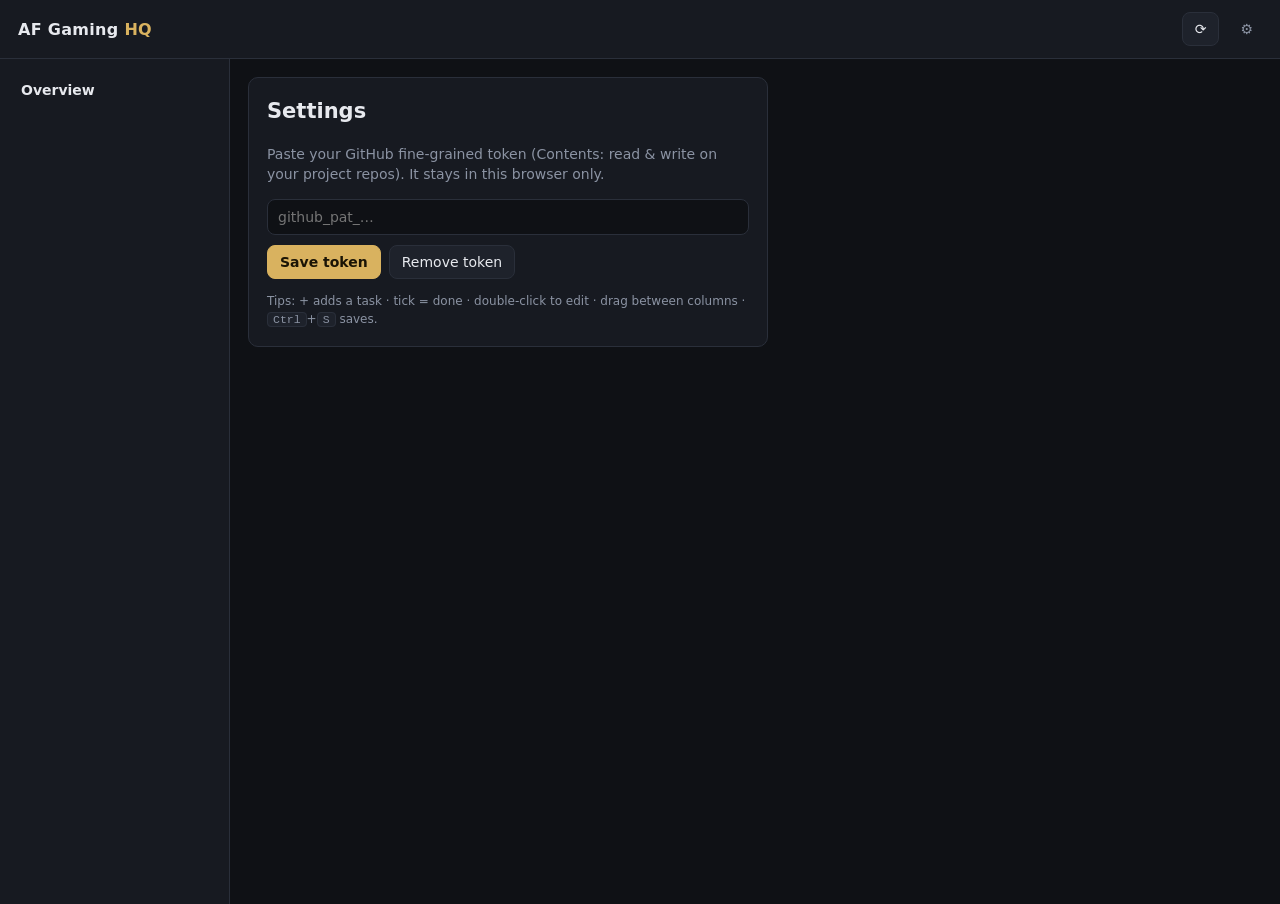
<file: hq/index.html>
<!DOCTYPE html>
<html lang="en">
<head>
<meta charset="utf-8">
<meta name="viewport" content="width=device-width, initial-scale=1">
<meta name="robots" content="noindex, nofollow">
<title>AF Gaming HQ</title>
<style>
:root{
  --bg:#0f1115; --panel:#171a21; --panel2:#1e222b; --line:#2a2f3a; --text:#e7e9ee; --muted:#8b93a3;
  --gold:#d9b25f; --teal:#3fb8a9; --red:#e06c6c; --radius:10px;
}
*{box-sizing:border-box}
html,body{margin:0;height:100%}
body{background:var(--bg);color:var(--text);font:14px/1.45 system-ui,-apple-system,"Segoe UI",Tahoma,Arial,sans-serif}
button{font:inherit;color:inherit;background:var(--panel2);border:1px solid var(--line);border-radius:8px;padding:6px 12px;cursor:pointer}
button:hover{border-color:#3a4150}
button.primary{background:var(--gold);color:#1a1405;border-color:var(--gold);font-weight:600}
button.primary:disabled{opacity:.45;cursor:default}
button.icon{padding:2px 8px;background:transparent;border-color:transparent;color:var(--muted)}
button.icon:hover{color:var(--text);border-color:var(--line)}
input[type=text],input[type=password]{font:inherit;color:var(--text);background:var(--bg);border:1px solid var(--line);border-radius:8px;padding:7px 10px;width:100%}
input:focus{outline:none;border-color:var(--gold)}
header{display:flex;align-items:center;gap:12px;padding:12px 18px;border-bottom:1px solid var(--line);background:var(--panel);position:sticky;top:0;z-index:5}
header h1{font-size:16px;margin:0;letter-spacing:.3px}
header h1 span{color:var(--gold)}
.spacer{flex:1}
#status{color:var(--muted);font-size:12.5px}
#status.err{color:var(--red)} #status.ok{color:var(--teal)} #status.dirty{color:var(--gold)}
.layout{display:flex;min-height:calc(100% - 55px)}
nav{width:230px;flex:none;border-right:1px solid var(--line);padding:12px 10px;background:var(--panel)}
nav .proj{display:block;width:100%;text-align:left;background:transparent;border:1px solid transparent;padding:8px 10px;margin-bottom:4px}
nav .proj.active{background:var(--panel2);border-color:var(--line)}
nav .proj .name{display:flex;justify-content:space-between;gap:6px}
nav .proj .pct{color:var(--muted);font-size:12px}
.bar{height:5px;background:var(--line);border-radius:3px;overflow:hidden;margin-top:6px}
.bar i{display:block;height:100%;background:linear-gradient(90deg,var(--teal),var(--gold));width:0}
main{flex:1;padding:18px;min-width:0}
.ptitle{display:flex;align-items:baseline;gap:12px;flex-wrap:wrap;margin-bottom:14px}
.ptitle h2{margin:0;font-size:20px}
.ptitle .meta{color:var(--muted);font-size:12.5px}
.board{display:grid;grid-template-columns:repeat(auto-fit,minmax(240px,1fr));gap:14px;align-items:start}
.col{background:var(--panel);border:1px solid var(--line);border-radius:var(--radius);padding:10px;min-height:120px}
.col.over{border-color:var(--gold)}
.col h3{display:flex;align-items:center;gap:8px;margin:0 0 8px;font-size:13px;text-transform:uppercase;letter-spacing:.6px;color:var(--muted)}
.col h3 .count{background:var(--panel2);border-radius:10px;padding:0 7px;font-size:11.5px}
.col h3 .add{margin-left:auto;font-size:18px;line-height:1;padding:0 8px}
.col[data-sec="Now"] h3{color:var(--gold)}
.item{display:flex;align-items:flex-start;gap:8px;background:var(--panel2);border:1px solid var(--line);border-radius:8px;padding:8px;margin-bottom:6px;cursor:grab}
.item.dragging{opacity:.4}
.item input[type=checkbox]{margin-top:3px;accent-color:var(--teal);width:15px;height:15px;flex:none;cursor:pointer}
.item .txt{flex:1;word-break:break-word;white-space:pre-wrap;min-width:0}
.item.done .txt{color:var(--muted);text-decoration:line-through}
.item.prog{border-left:3px solid var(--gold)}
.item .progb{opacity:.35;font-size:13px}
.item .progb.on{opacity:1;color:var(--gold)}
.item:hover .progb{opacity:1}
.col h3 > span:first-child{overflow:hidden;text-overflow:ellipsis;white-space:nowrap}
.item .del{opacity:0}
.item:hover .del{opacity:1}
.item .edit{flex:1}
.raw{color:var(--muted);font-size:12.5px;padding:2px 4px;white-space:pre-wrap}
.newrow{margin-bottom:6px}
.overview{display:grid;grid-template-columns:repeat(auto-fill,minmax(260px,1fr));gap:14px}
.card{background:var(--panel);border:1px solid var(--line);border-radius:var(--radius);padding:14px;cursor:pointer}
.card:hover{border-color:#3a4150}
.card h4{margin:0;display:flex;justify-content:space-between}
.card h4 span{color:var(--muted);font-weight:400;font-size:12.5px}
.card ul{margin:10px 0 0;padding-left:18px;color:#c9ceda}
.card li{margin-bottom:3px}
.card .none{color:var(--muted);margin-top:10px}
.settings{max-width:520px;background:var(--panel);border:1px solid var(--line);border-radius:var(--radius);padding:18px}
.settings p{color:var(--muted)}
.row{display:flex;gap:8px;margin-top:10px}
.hint{color:var(--muted);font-size:12px;margin-top:14px}
.upd{display:block;color:var(--muted);font-size:11.5px;margin-top:4px}
.ptitle .upd{display:inline;margin:0}
kbd{background:var(--panel2);border:1px solid var(--line);border-radius:4px;padding:0 5px;font-size:11.5px}
@media (max-width:760px){
  .layout{flex-direction:column}
  nav{width:auto;border-right:none;border-bottom:1px solid var(--line);display:flex;overflow-x:auto;gap:6px}
  nav .proj{min-width:150px;margin:0}
  .item .del{opacity:1}
}
</style>
</head>
<body>
<header>
  <h1>AF Gaming <span>HQ</span></h1>
  <div class="spacer"></div>
  <span id="status"></span>
  <button id="reloadBtn" title="Reload from GitHub">⟳</button>
  <button id="saveBtn" class="primary" disabled title="Ctrl+S">Save</button>
  <button id="setBtn" class="icon" title="Settings">⚙</button>
</header>
<div class="layout">
  <nav id="nav"></nav>
  <main id="main"></main>
</div>

<script>
const OWNER = "ahmedwagehfadl";
const LIST_REPO = "UnityProjectsWorkspace";
const LIST_FILE = "HQ_PROJECTS.json";
const FILE = "TASKS.md";
const STD = ["Now","Next","Backlog","Done"];
const LS_TOKEN = "afhq.token";

// keep only the characters a GitHub token can contain (drops spaces / invisible marks picked up by copy-paste)
const cleanToken = s => (s || "").replace(/[^A-Za-z0-9_]/g, "");
let token = "";
try { token = cleanToken(localStorage.getItem(LS_TOKEN)); } catch(e) {}

let projects = [];          // [{name, repo}]
let cache = {};             // repo -> {model, sha}
let current = null;         // repo or "__overview"
let ops = [];               // pending local operations for current repo
let drag = null;

const $ = s => document.querySelector(s);
const el = (tag, attrs = {}, ...kids) => {
  const n = document.createElement(tag);
  for (const [k, v] of Object.entries(attrs)) {
    if (k === "class") n.className = v;
    else if (k.startsWith("on")) n.addEventListener(k.slice(2), v);
    else if (v !== undefined && v !== null) n.setAttribute(k, v);
  }
  for (const k of kids) if (k != null) n.append(k);
  return n;
};
function status(msg, cls = "") { const s = $("#status"); s.textContent = msg; s.className = cls; }

/* ---------- GitHub API ---------- */
async function gh(path, opts = {}) {
  const r = await fetch("https://api.github.com" + path, {
    cache: "no-store",
    ...opts,
    headers: { "Accept": "application/vnd.github+json", "Authorization": "Bearer " + token,
               "X-GitHub-Api-Version": "2022-11-28", ...(opts.headers || {}) }
  });
  if (!r.ok) {
    let m = r.status + "";
    try { const j = await r.json(); m += " " + (j.message || ""); } catch(e) {}
    const err = new Error(m); err.status = r.status; throw err;
  }
  return r.json();
}
const b64dec = b => new TextDecoder().decode(Uint8Array.from(atob(b.replace(/\s/g, "")), c => c.charCodeAt(0)));
const b64enc = s => { const by = new TextEncoder().encode(s); let bin = ""; for (const x of by) bin += String.fromCharCode(x); return btoa(bin); };

async function getFile(repo, file) {
  const j = await gh(`/repos/${OWNER}/${repo}/contents/${file.split("/").map(encodeURIComponent).join("/")}?ref=main&t=${Date.now()}`);
  return { text: b64dec(j.content), sha: j.sha };
}

/* ---------- TASKS.md parse / serialize ---------- */
function parse(text) {
  const lines = text.replace(/\r\n/g, "\n").split("\n");
  const model = { head: [], sections: [] };
  let sec = null;
  for (const line of lines) {
    const h = line.match(/^##\s+(.+?)\s*$/);
    if (h) { sec = { title: h[1], lines: [] }; model.sections.push(sec); continue; }
    const it = line.match(/^\s*[-*]\s+\[( |x|X|~)\]\s?(.*)$/);
    if (!sec) { model.head.push(line); continue; }
    if (it) sec.lines.push({ kind: "item", done: /x/i.test(it[1]), prog: it[1] === "~", text: it[2] });
    else sec.lines.push({ kind: "raw", text: line });
  }
  // a file with its own sections (e.g. phases) keeps them; an empty file gets the standard 4
  if (!model.sections.length) for (const s of STD) model.sections.push({ title: s, lines: [] });
  return model;
}
function serialize(model) {
  const head = model.head.slice();
  while (head.length && head[head.length - 1].trim() === "") head.pop();
  const out = [head.join("\n")];
  for (const s of model.sections) {
    const body = s.lines.map(l => l.kind === "item" ? `- [${l.done ? "x" : l.prog ? "~" : " "}] ${l.text}` : l.text);
    while (body.length && body[body.length - 1].trim() === "") body.pop();
    while (body.length && body[0].trim() === "") body.shift();
    out.push(`## ${s.title}` + (body.length ? "\n" + body.join("\n") : ""));
  }
  return out.join("\n\n") + "\n";
}
const findSec = (m, t) => m.sections.find(s => s.title.toLowerCase() === t.toLowerCase());
const items = m => m.sections.flatMap(s => s.lines.filter(l => l.kind === "item"));
function progress(m) {
  const all = items(m), done = all.filter(i => i.done).length, prog = all.filter(i => !i.done && i.prog).length;
  return { done, prog, total: all.length, pct: all.length ? Math.round(done * 100 / all.length) : 0 };
}
const hasDoneCol = m => !!findSec(m, "Done");
function locate(m, text) {
  for (const s of m.sections) { const i = s.lines.findIndex(l => l.kind === "item" && l.text === text); if (i >= 0) return { s, i }; }
  return null;
}

/* ---------- operations (re-applied on top of the latest file at save time) ---------- */
function applyOp(m, op) {
  if (op.t === "add") {
    let s = findSec(m, op.sec); if (!s) { s = { title: op.sec, lines: [] }; m.sections.push(s); }
    const idx = Math.min(op.index ?? s.lines.length, s.lines.length);
    s.lines.splice(idx, 0, { kind: "item", done: op.sec.toLowerCase() === "done", text: op.text });
    return;
  }
  const at = locate(m, op.text); if (!at) return;
  const it = at.s.lines[at.i];
  if (op.t === "del") at.s.lines.splice(at.i, 1);
  else if (op.t === "edit") it.text = op.to;
  else if (op.t === "mark") { it.done = op.mark === "x"; it.prog = op.mark === "~"; }
  else if (op.t === "move") {
    at.s.lines.splice(at.i, 1);
    let s = findSec(m, op.sec); if (!s) { s = { title: op.sec, lines: [] }; m.sections.push(s); }
    if (op.done !== undefined) { it.done = op.done; if (op.done) it.prog = false; }
    const idx = Math.min(op.index ?? s.lines.length, s.lines.length);
    s.lines.splice(idx, 0, it);
  }
}
function doOp(op) {
  applyOp(cache[current].model, op);
  ops.push(op);
  markDirty();
  renderBoard();
  renderNav();
}
function markDirty() {
  $("#saveBtn").disabled = ops.length === 0;
  if (ops.length) status(`${ops.length} unsaved change${ops.length > 1 ? "s" : ""}`, "dirty");
}

/* ---------- loading ---------- */
async function loadAll() {
  if (!token) { renderSettings(); return; }
  status("Loading…");
  try {
    const list = await getFile(LIST_REPO, LIST_FILE);
    // each project: {name, repo, path?, id?} — path defaults to TASKS.md at the repo root
    projects = JSON.parse(list.text).map(p => ({ ...p, path: p.path || FILE, id: p.id || p.repo }));
  } catch (e) {
    status("Can't read project list: " + e.message, "err");
    if (e.status === 401 || e.status === 403 || e.status === 404) renderSettings(e.message);
    return;
  }
  await Promise.all(projects.map(p => loadRepo(p).catch(e => { cache[p.id] = { error: e.message }; })));
  status("Up to date", "ok");
  renderNav();
  const want = location.hash.slice(1);
  show(projects.some(p => p.id === want) ? want : (current && current !== "__settings" && proj(current) ? current : "__overview"));
}
const proj = id => projects.find(p => p.id === id);
async function loadRepo(p) {
  if (!p) return;
  try {
    const f = await getFile(p.repo, p.path);
    cache[p.id] = { model: parse(f.text), sha: f.sha };
  } catch (e) {
    if (e.status === 404) cache[p.id] = { model: parse("# Tasks\n"), sha: null };
    else throw e;
  }
  // last change of this task file (who/when)
  try {
    const cs = await gh(`/repos/${OWNER}/${p.repo}/commits?path=${encodeURIComponent(p.path)}&sha=main&per_page=1&t=${Date.now()}`);
    if (cs[0]) cache[p.id].updated = { at: cs[0].commit.committer.date, msg: cs[0].commit.message.split("\n")[0] };
  } catch (e) {}
}
function ago(iso) {
  if (!iso) return "";
  const s = Math.max(0, (Date.now() - new Date(iso)) / 1000);
  if (s < 60) return "just now";
  if (s < 3600) return Math.floor(s / 60) + " min ago";
  if (s < 86400) return Math.floor(s / 3600) + " h ago";
  if (s < 86400 * 30) return Math.floor(s / 86400) + " d ago";
  return new Date(iso).toLocaleDateString();
}
const fullTime = iso => new Date(iso).toLocaleString([], { day: "numeric", month: "short", year: "numeric", hour: "2-digit", minute: "2-digit" });
function updEl(c, long) {
  if (!c?.updated) return null;
  const by = /\(dashboard\)$/.test(c.updated.msg) ? "you (dashboard)" : "AI / git";
  return el("span", { class: "upd", title: `${fullTime(c.updated.at)} — ${c.updated.msg}` },
    long ? `Updated ${ago(c.updated.at)} · ${fullTime(c.updated.at)} · by ${by}` : `Updated ${ago(c.updated.at)}`);
}

/* ---------- saving ---------- */
async function save() {
  if (!ops.length || !current || !cache[current]?.model) return;
  const id = current, p = proj(id), pending = ops.slice();
  $("#saveBtn").disabled = true; status("Saving…");
  for (let attempt = 0; attempt < 3; attempt++) {
    try {
      let latest;
      try { const f = await getFile(p.repo, p.path); latest = { model: parse(f.text), sha: f.sha }; }
      catch (e) { if (e.status === 404) latest = { model: parse("# Tasks\n"), sha: null }; else throw e; }
      const merged = latest.model;
      for (const op of pending) applyOp(merged, op);
      const body = { message: `Tasks: ${summary(pending)} (dashboard)`, content: b64enc(serialize(merged)), branch: "main" };
      if (latest.sha) body.sha = latest.sha;
      const r = await gh(`/repos/${OWNER}/${p.repo}/contents/${p.path}`, { method: "PUT", body: JSON.stringify(body) });
      cache[id] = { model: merged, sha: r.content.sha, updated: { at: r.commit?.committer?.date || new Date().toISOString(), msg: body.message } };
      ops = [];
      status("Saved ✓ " + new Date().toLocaleTimeString(), "ok");
      renderNav(); renderBoard();
      return;
    } catch (e) {
      if (e.status === 409 && attempt < 2) continue;
      status("Save failed: " + e.message, "err");
      $("#saveBtn").disabled = false;
      return;
    }
  }
}
function summary(p) {
  const c = { add: 0, done: 0, other: 0 };
  for (const o of p) { if (o.t === "add") c.add++; else if (o.t === "move" && o.done) c.done++; else c.other++; }
  const parts = [];
  if (c.add) parts.push(`+${c.add} task${c.add > 1 ? "s" : ""}`);
  if (c.done) parts.push(`${c.done} done`);
  if (c.other) parts.push(`${c.other} edit${c.other > 1 ? "s" : ""}`);
  return parts.join(", ");
}

/* ---------- rendering ---------- */
function renderNav() {
  const nav = $("#nav"); nav.innerHTML = "";
  nav.append(el("button", { class: "proj" + (current === "__overview" ? " active" : ""), onclick: () => show("__overview") },
    el("div", { class: "name" }, el("b", {}, "Overview"))));
  for (const p of projects) {
    const c = cache[p.id];
    const pr = c?.model ? progress(c.model) : null;
    const bar = el("div", { class: "bar" }, el("i")); if (pr) bar.firstChild.style.width = pr.pct + "%";
    nav.append(el("button", { class: "proj" + (current === p.id ? " active" : ""), onclick: () => show(p.id) },
      el("div", { class: "name" }, el("span", {}, p.name), el("span", { class: "pct" }, c?.error ? "!" : pr ? pr.pct + "%" : "…")),
      bar, updEl(c)));
  }
}
function show(target) {
  if (ops.length && target !== current && !confirm("You have unsaved changes. Discard them?")) return;
  if (target !== current && ops.length) { ops = []; loadRepo(proj(current)).then(() => { renderNav(); }); markDirty(); }
  current = target;
  history.replaceState(null, "", target.startsWith("__") ? location.pathname : "#" + target);
  $("#saveBtn").style.display = target.startsWith("__") ? "none" : "";
  renderNav();
  if (target === "__overview") renderOverview();
  else if (target === "__settings") renderSettings();
  else renderBoard();
}
function renderOverview() {
  const m = $("#main"); m.innerHTML = "";
  m.append(el("div", { class: "ptitle" }, el("h2", {}, "All projects"), el("span", { class: "meta" }, "What's in Now for each project")));
  const grid = el("div", { class: "overview" });
  for (const p of projects) {
    const c = cache[p.id];
    const card = el("div", { class: "card", onclick: () => show(p.id) });
    if (!c?.model) { card.append(el("h4", {}, p.name), el("div", { class: "none" }, c?.error || "Loading…")); grid.append(card); continue; }
    const pr = progress(c.model);
    const bar = el("div", { class: "bar" }, el("i")); bar.firstChild.style.width = pr.pct + "%";
    const nowSec = findSec(c.model, "Now") || c.model.sections.find(s => s.lines.some(l => l.kind === "item" && !l.done));
    const now = (nowSec?.lines || []).filter(l => l.kind === "item" && !l.done);
    card.append(el("h4", {}, p.name, el("span", {}, `${pr.done}/${pr.total} · ${pr.pct}%`)), bar, updEl(c));
    if (nowSec && nowSec.title.toLowerCase() !== "now") card.append(el("div", { class: "upd", dir: "auto" }, nowSec.title + ":"));
    if (now.length) card.append(el("ul", {}, ...now.slice(0, 5).map(i => el("li", { dir: "auto" }, i.text))));
    else card.append(el("div", { class: "none" }, "Nothing in Now"));
    grid.append(card);
  }
  m.append(grid);
}
function renderBoard() {
  if (!current || current.startsWith("__")) return;
  const p = proj(current), c = cache[current];
  const m = $("#main"); m.innerHTML = "";
  if (!p) { show("__overview"); return; }
  if (!c?.model) { m.append(el("p", {}, c?.error || "Loading…")); return; }
  const pr = progress(c.model);
  const meta = el("span", { class: "meta" }, `${pr.done}/${pr.total} done · ${pr.pct}%${pr.prog ? ` · ${pr.prog} in progress` : ""} · `,
    el("a", { href: `https://github.com/${OWNER}/${p.repo}/blob/main/${p.path}`, target: "_blank", style: "color:var(--muted)" }, `${p.repo}/${p.path}`));
  m.append(el("div", { class: "ptitle" }, el("h2", {}, p?.name || current), meta, updEl(c, true)));
  const board = el("div", { class: "board" });
  c.model.sections.forEach(s => board.append(renderCol(s)));
  m.append(board);
}
function renderCol(s) {
  const its = s.lines.filter(l => l.kind === "item");
  const col = el("div", { class: "col", "data-sec": s.title });
  const list = el("div", { class: "list" });
  const dn = its.filter(i => i.done).length;
  col.append(el("h3", {}, el("span", { dir: "auto" }, s.title), el("span", { class: "count", title: "done / total" }, s.title.toLowerCase() === "done" || dn === 0 ? its.length : `${dn}/${its.length}`),
    el("button", { class: "icon add", title: "Add task", onclick: () => addRow(list, s.title) }, "+")), list);
  s.lines.forEach(l => {
    if (l.kind === "raw") { if (l.text.trim()) list.append(el("div", { class: "raw", dir: "auto" }, l.text)); return; }
    list.append(renderItem(l, s.title));
  });
  col.addEventListener("dragover", e => { if (!drag) return; e.preventDefault(); col.classList.add("over"); });
  col.addEventListener("dragleave", () => col.classList.remove("over"));
  col.addEventListener("drop", e => {
    e.preventDefault(); col.classList.remove("over"); if (!drag) return;
    const after = [...list.querySelectorAll(".item:not(.dragging)")].find(n => e.clientY < n.getBoundingClientRect().top + n.offsetHeight / 2);
    let index = after ? s.lines.findIndex(l => l.kind === "item" && l.text === after.dataset.text) : s.lines.length;
    const src = locate(cache[current].model, drag);
    if (src && src.s === s && src.i < index) index--;
    const toDone = s.title.toLowerCase() === "done";
    doOp({ t: "move", text: drag, sec: s.title, index, done: toDone ? true : (src?.s.lines[src.i].done && !toDone ? false : undefined) });
    drag = null;
  });
  return col;
}
function renderItem(l, secTitle) {
  const cb = el("input", { type: "checkbox" }); cb.checked = l.done;
  const m = cache[current].model;
  cb.addEventListener("change", () => {
    if (!hasDoneCol(m)) doOp({ t: "mark", text: l.text, mark: cb.checked ? "x" : " " });   // phase layout: tick in place
    else if (cb.checked) doOp({ t: "move", text: l.text, sec: "Done", index: 0, done: true });
    else doOp({ t: "move", text: l.text, sec: secTitle.toLowerCase() === "done" ? "Now" : secTitle, done: false });
  });
  const txt = el("div", { class: "txt", dir: "auto", title: "Double-click to edit" }, l.text);
  const progBtn = l.done ? null : el("button", { class: "icon progb" + (l.prog ? " on" : ""), title: l.prog ? "In progress — click to set 'not started'" : "Mark as in progress",
    onclick: () => doOp({ t: "mark", text: l.text, mark: l.prog ? " " : "~" }) }, "◐");
  const row = el("div", { class: "item" + (l.done ? " done" : l.prog ? " prog" : ""), draggable: "true", "data-text": l.text }, cb, txt, progBtn,
    el("button", { class: "icon del", title: "Delete", onclick: () => { if (confirm("Delete this task?")) doOp({ t: "del", text: l.text }); } }, "×"));
  txt.addEventListener("dblclick", () => {
    const inp = el("input", { type: "text", class: "edit", dir: "auto" }); inp.value = l.text;
    txt.replaceWith(inp); inp.focus(); inp.select();
    let done = false;
    const finish = ok => {
      if (done) return; done = true;
      const v = inp.value.trim();
      if (ok && v && v !== l.text && !locate(cache[current].model, v)) doOp({ t: "edit", text: l.text, to: v });
      else renderBoard();
    };
    inp.addEventListener("keydown", e => { if (e.key === "Enter") finish(true); if (e.key === "Escape") finish(false); });
    inp.addEventListener("blur", () => finish(true));
  });
  row.addEventListener("dragstart", e => { drag = l.text; row.classList.add("dragging"); e.dataTransfer.effectAllowed = "move"; e.dataTransfer.setData("text/plain", l.text); });
  row.addEventListener("dragend", () => { row.classList.remove("dragging"); });
  return row;
}
function addRow(list, sec) {
  if (list.querySelector(".newrow")) { list.querySelector(".newrow input").focus(); return; }
  const inp = el("input", { type: "text", dir: "auto", placeholder: "New task… (Enter to add, Esc to close)" });
  const wrap = el("div", { class: "newrow" }, inp);
  list.prepend(wrap); inp.focus();
  inp.addEventListener("keydown", e => {
    if (e.key === "Escape") { wrap.remove(); return; }
    if (e.key !== "Enter") return;
    const v = inp.value.trim(); if (!v) return;
    if (locate(cache[current].model, v)) { status("That task already exists", "err"); return; }
    const s = findSec(cache[current].model, sec);
    const firstItem = s ? s.lines.findIndex(l => l.kind === "item") : -1;
    doOp({ t: "add", text: v, sec, index: firstItem >= 0 ? firstItem : (s ? s.lines.length : 0) });
    const list2 = document.querySelector(`.col[data-sec="${CSS.escape(sec)}"] .list`);
    if (list2) addRow(list2, sec);   // keep the box open for the next task
  });
}
function renderSettings(err) {
  current = "__settings";
  $("#saveBtn").style.display = "none";
  const m = $("#main"); m.innerHTML = "";
  const inp = el("input", { type: "password", placeholder: "github_pat_…", autocomplete: "off" }); inp.value = token;
  const box = el("div", { class: "settings" },
    el("h2", { style: "margin-top:0" }, "Settings"),
    el("p", {}, "Paste your GitHub fine-grained token (Contents: read & write on your project repos). It stays in this browser only."),
    inp,
    el("div", { class: "row" },
      el("button", { class: "primary", onclick: () => { token = cleanToken(inp.value); inp.value = token;
        if (!/^(github_pat_|ghp_)/.test(token)) {
          const msg = "What you pasted is not a GitHub token (it must start with github_pat_). Copy the token again and paste it here.";
          status(msg, "err"); inp.value = ""; inp.placeholder = "github_pat_…  (paste the token here)";
          let e = box.querySelector(".tokerr"); if (!e) { e = el("p", { class: "tokerr", style: "color:var(--red)" }); inp.after(e); }
          e.textContent = msg; token = ""; return; }
        try { localStorage.setItem(LS_TOKEN, token); } catch(e) {} current = null; loadAll(); } }, "Save token"),
      el("button", { onclick: () => { token = ""; inp.value = ""; try { localStorage.removeItem(LS_TOKEN); } catch(e) {} status("Token removed"); } }, "Remove token")),
    err ? el("p", { style: "color:var(--red)" }, err) : null,
    el("div", { class: "hint" }, "Tips: + adds a task · tick = done · double-click to edit · drag between columns · ", el("kbd", {}, "Ctrl"), "+", el("kbd", {}, "S"), " saves."));
  m.append(box);
  renderNav();
}

/* ---------- wiring ---------- */
$("#saveBtn").addEventListener("click", save);
$("#reloadBtn").addEventListener("click", () => {
  if (ops.length && !confirm("Discard unsaved changes and reload?")) return;
  ops = []; markDirty(); loadAll();
});
$("#setBtn").addEventListener("click", () => { if (ops.length && !confirm("Discard unsaved changes?")) return; ops = []; markDirty(); renderSettings(); });
document.addEventListener("keydown", e => { if ((e.ctrlKey || e.metaKey) && e.key.toLowerCase() === "s") { e.preventDefault(); save(); } });
window.addEventListener("beforeunload", e => { if (ops.length) { e.preventDefault(); e.returnValue = ""; } });
// keep "Updated x min ago" fresh; quietly re-check GitHub every 2 min when nothing is unsaved
setInterval(() => { renderNav(); if (current === "__overview") renderOverview();
  else if (!ops.length && !document.querySelector(".newrow, .item .edit")) { document.querySelectorAll(".ptitle .upd").forEach(n => { const c = cache[current]; const u = updEl(c, true); if (u) n.replaceWith(u); }); } }, 60000);
setInterval(async () => {
  if (!token || ops.length || current === "__settings" || document.querySelector(".newrow, .item .edit")) return;
  await Promise.all(projects.map(p => loadRepo(p).catch(() => {})));
  if (ops.length || document.querySelector(".newrow, .item .edit")) return;
  renderNav(); if (current === "__overview") renderOverview(); else renderBoard();
}, 120000);
loadAll();
</script>
</body>
</html>
</file>
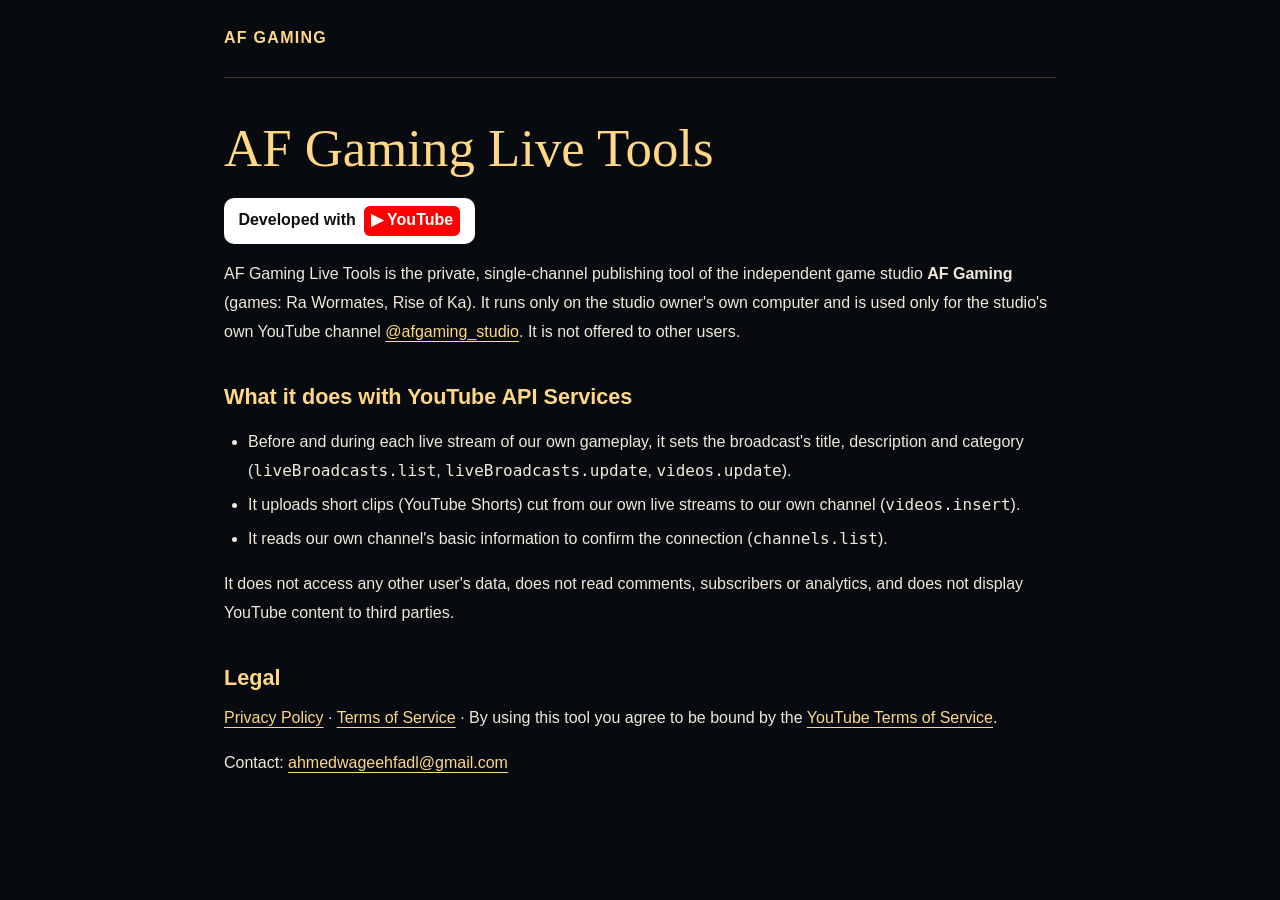
<file: live-tools/index.html>
<!doctype html><html lang="en"><head><meta charset="utf-8"><meta name="viewport" content="width=device-width,initial-scale=1">
<title>AF Gaming Live Tools | AF Gaming</title>
<meta name="description" content="AF Gaming Live Tools - the private publishing tool of the AF Gaming channel. Uses YouTube API Services.">
<meta name="theme-color" content="#070a0f"><link rel="stylesheet" href="/privacy.css">
<style>.yt{display:inline-flex;align-items:center;gap:.5em;padding:.5em .9em;border-radius:10px;background:#fff;color:#0f0f0f;font-weight:700;text-decoration:none}.yt b{background:#ff0000;color:#fff;border-radius:6px;padding:.05em .45em}</style>
</head><body><header><a href="/">AF GAMING</a></header><main id="content">
<h1>AF Gaming Live Tools</h1>
<p><a class="yt" href="https://www.youtube.com/@afgaming_studio" rel="noopener">Developed with <b>&#9654; YouTube</b></a></p>
<p>AF Gaming Live Tools is the private, single-channel publishing tool of the independent game studio
<strong>AF Gaming</strong> (games: Ra Wormates, Rise of Ka). It runs only on the studio owner's own computer and is used only
for the studio's own YouTube channel <a href="https://www.youtube.com/@afgaming_studio">@afgaming_studio</a>. It is not offered to other users.</p>
<h2>What it does with YouTube API Services</h2>
<ul>
<li>Before and during each live stream of our own gameplay, it sets the broadcast's title, description and category
(<code>liveBroadcasts.list</code>, <code>liveBroadcasts.update</code>, <code>videos.update</code>).</li>
<li>It uploads short clips (YouTube Shorts) cut from our own live streams to our own channel (<code>videos.insert</code>).</li>
<li>It reads our own channel's basic information to confirm the connection (<code>channels.list</code>).</li>
</ul>
<p>It does not access any other user's data, does not read comments, subscribers or analytics, and does not display YouTube content
to third parties.</p>
<h2>Legal</h2>
<p><a href="/live-tools/privacy/">Privacy Policy</a> &middot; <a href="/live-tools/terms/">Terms of Service</a> &middot;
By using this tool you agree to be bound by the <a href="https://www.youtube.com/t/terms">YouTube Terms of Service</a>.</p>
<p>Contact: <a href="mailto:ahmedwageehfadl@gmail.com">ahmedwageehfadl@gmail.com</a></p>
</main></body></html>
</file>
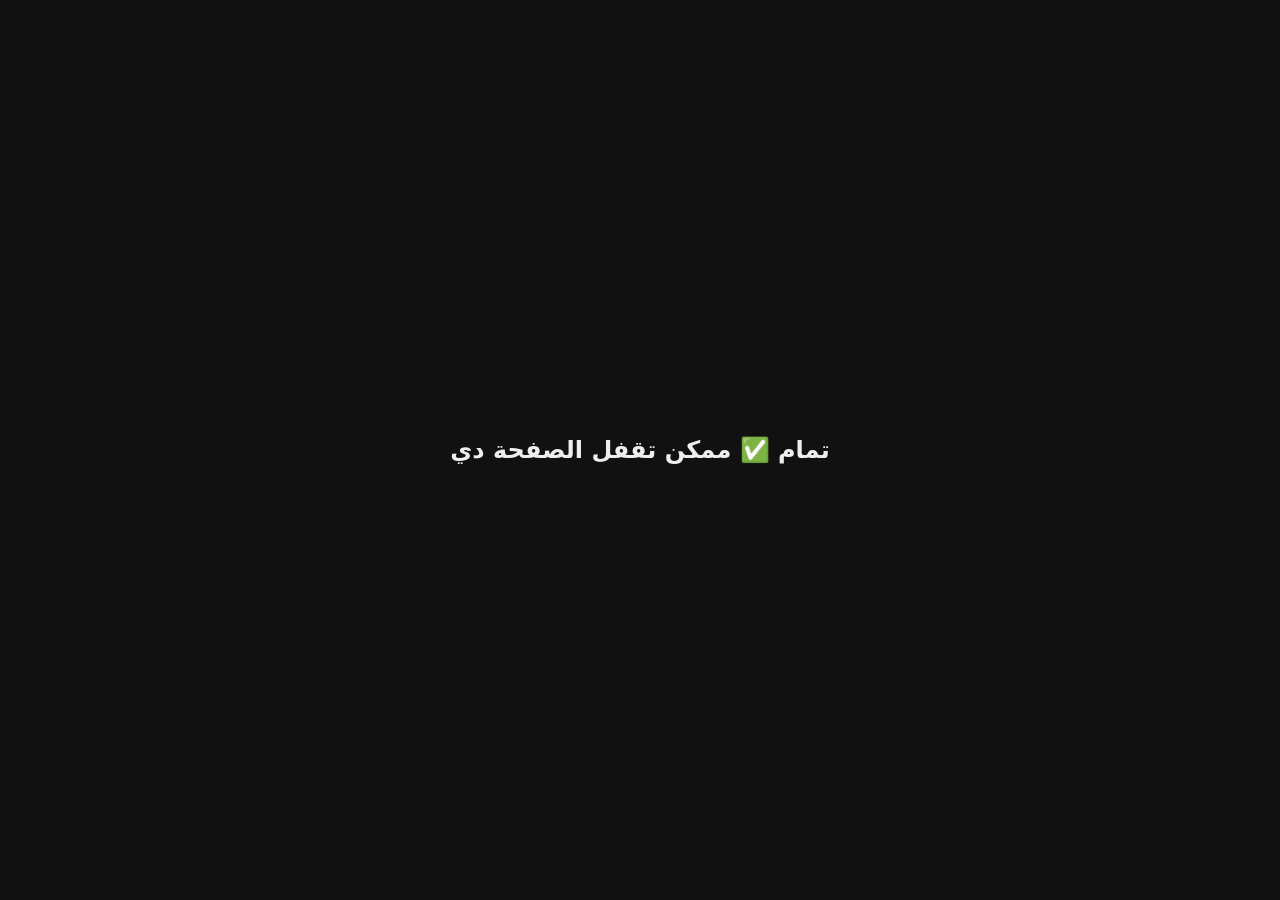
<file: oauth-callback/index.html>
<!DOCTYPE html>
<html lang="ar" dir="rtl">
<head>
<meta charset="utf-8">
<meta name="robots" content="noindex, nofollow">
<meta name="viewport" content="width=device-width, initial-scale=1">
<title>AF Gaming - Connected</title>
<style>body{font-family:system-ui,sans-serif;background:#111;color:#eee;display:grid;place-items:center;height:100vh;margin:0}</style>
</head>
<body>
<!-- OAuth redirect target for the AF Gaming live tools (GoingLive/Tools/oauth_setup.py). Nothing is sent anywhere from here. -->
<h2>تمام ✅ ممكن تقفل الصفحة دي</h2>
</body>
</html>
</file>
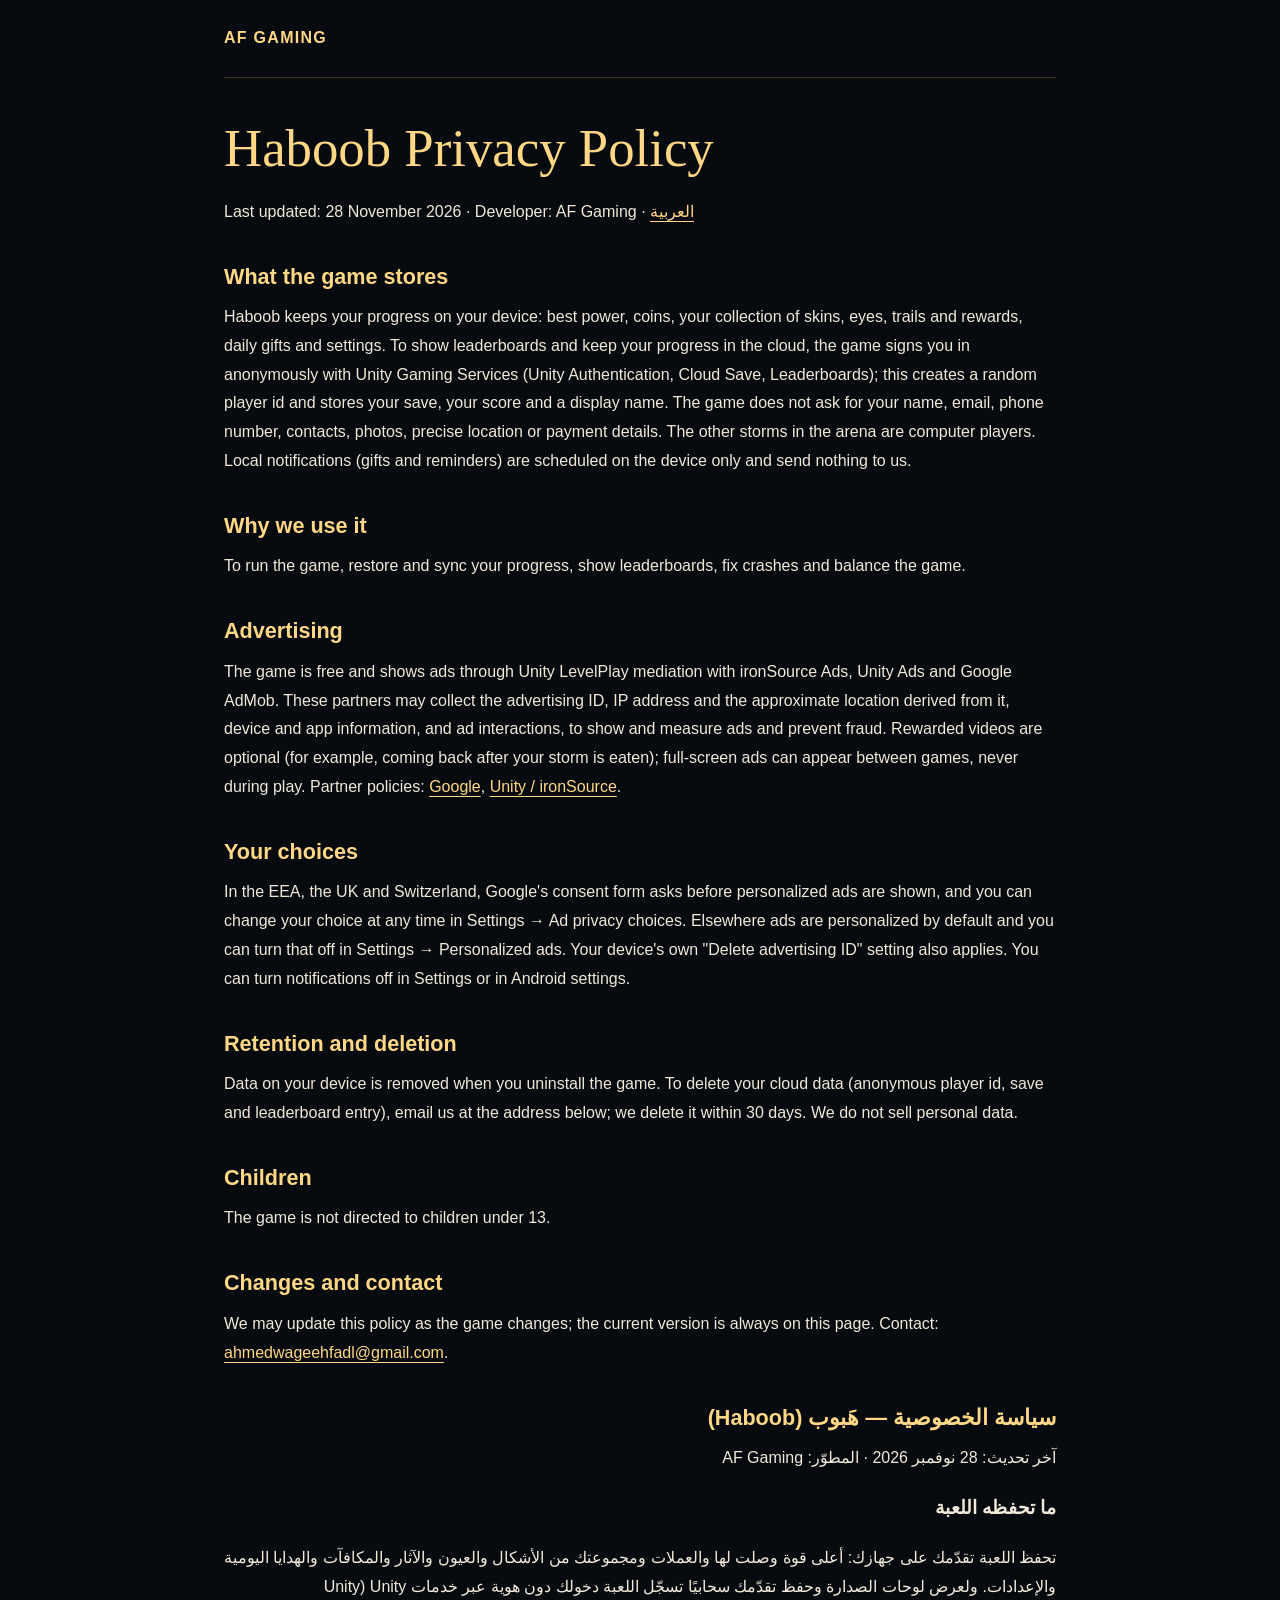
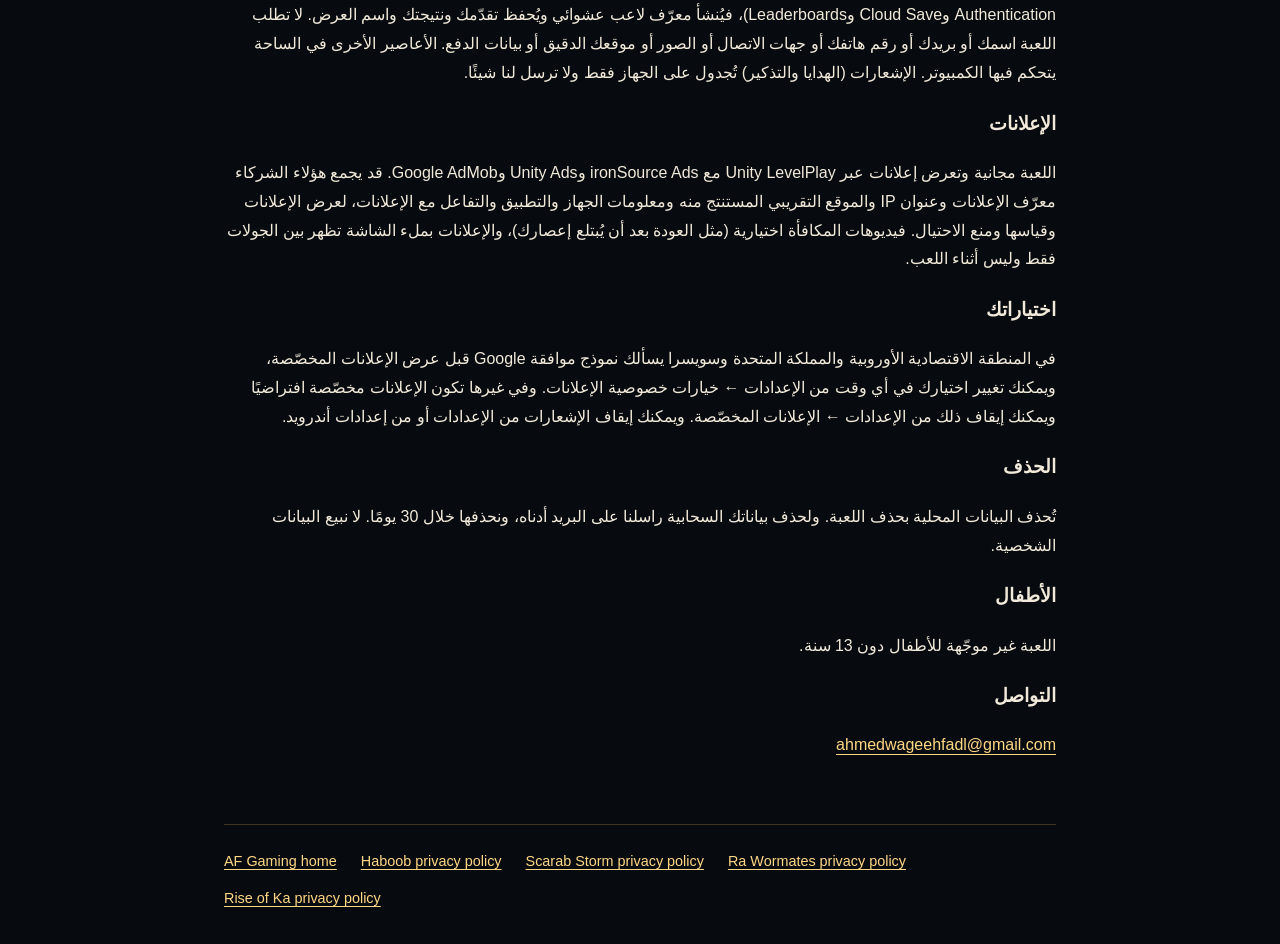
<file: haboob/privacy/index.html>
<!doctype html><html lang="en"><head><meta charset="utf-8"><meta name="viewport" content="width=device-width,initial-scale=1"><title>Haboob Privacy Policy | AF Gaming</title><meta name="description" content="Haboob Privacy Policy — what the game stores, advertising, privacy choices, deletion and contact."><meta name="theme-color" content="#070a0f"><link rel="stylesheet" href="/privacy.css"></head><body><a class="skip" href="#content">Skip to privacy policy</a><header><a href="/">AF GAMING</a></header><main id="content"><h1>Haboob Privacy Policy</h1><p>Last updated: 28 November 2026 · Developer: AF Gaming · <a href="#ar">العربية</a></p>
  <section><h2>What the game stores</h2><p>Haboob keeps your progress on your device: best power, coins, your collection of skins, eyes, trails and rewards, daily gifts and settings. To show leaderboards and keep your progress in the cloud, the game signs you in anonymously with Unity Gaming Services (Unity Authentication, Cloud Save, Leaderboards); this creates a random player id and stores your save, your score and a display name. The game does not ask for your name, email, phone number, contacts, photos, precise location or payment details. The other storms in the arena are computer players. Local notifications (gifts and reminders) are scheduled on the device only and send nothing to us.</p></section>
  <section><h2>Why we use it</h2><p>To run the game, restore and sync your progress, show leaderboards, fix crashes and balance the game.</p></section>
  <section><h2>Advertising</h2><p>The game is free and shows ads through Unity LevelPlay mediation with ironSource Ads, Unity Ads and Google AdMob. These partners may collect the advertising ID, IP address and the approximate location derived from it, device and app information, and ad interactions, to show and measure ads and prevent fraud. Rewarded videos are optional (for example, coming back after your storm is eaten); full-screen ads can appear between games, never during play. Partner policies: <a href="https://policies.google.com/technologies/partner-sites">Google</a>, <a href="https://unity.com/legal/game-player-and-app-user-privacy-policy">Unity / ironSource</a>.</p></section>
  <section><h2>Your choices</h2><p>In the EEA, the UK and Switzerland, Google's consent form asks before personalized ads are shown, and you can change your choice at any time in Settings → Ad privacy choices. Elsewhere ads are personalized by default and you can turn that off in Settings → Personalized ads. Your device's own "Delete advertising ID" setting also applies. You can turn notifications off in Settings or in Android settings.</p></section>
  <section><h2>Retention and deletion</h2><p>Data on your device is removed when you uninstall the game. To delete your cloud data (anonymous player id, save and leaderboard entry), email us at the address below; we delete it within 30 days. We do not sell personal data.</p></section>
  <section><h2>Children</h2><p>The game is not directed to children under 13.</p></section>
  <section><h2>Changes and contact</h2><p>We may update this policy as the game changes; the current version is always on this page. Contact: <a href="mailto:ahmedwageehfadl@gmail.com">ahmedwageehfadl@gmail.com</a>.</p></section>

  <section id="ar" dir="rtl" lang="ar"><h2>سياسة الخصوصية — هَبوب (Haboob)</h2>
  <p>آخر تحديث: 28 نوفمبر 2026 · المطوّر: AF Gaming</p>
  <h3>ما تحفظه اللعبة</h3><p>تحفظ اللعبة تقدّمك على جهازك: أعلى قوة وصلت لها والعملات ومجموعتك من الأشكال والعيون والآثار والمكافآت والهدايا اليومية والإعدادات. ولعرض لوحات الصدارة وحفظ تقدّمك سحابيًا تسجّل اللعبة دخولك دون هوية عبر خدمات Unity (Unity Authentication وCloud Save وLeaderboards)، فيُنشأ معرّف لاعب عشوائي ويُحفظ تقدّمك ونتيجتك واسم العرض. لا تطلب اللعبة اسمك أو بريدك أو رقم هاتفك أو جهات الاتصال أو الصور أو موقعك الدقيق أو بيانات الدفع. الأعاصير الأخرى في الساحة يتحكم فيها الكمبيوتر. الإشعارات (الهدايا والتذكير) تُجدول على الجهاز فقط ولا ترسل لنا شيئًا.</p>
  <h3>الإعلانات</h3><p>اللعبة مجانية وتعرض إعلانات عبر Unity LevelPlay مع ironSource Ads وUnity Ads وGoogle AdMob. قد يجمع هؤلاء الشركاء معرّف الإعلانات وعنوان IP والموقع التقريبي المستنتج منه ومعلومات الجهاز والتطبيق والتفاعل مع الإعلانات، لعرض الإعلانات وقياسها ومنع الاحتيال. فيديوهات المكافأة اختيارية (مثل العودة بعد أن يُبتلع إعصارك)، والإعلانات بملء الشاشة تظهر بين الجولات فقط وليس أثناء اللعب.</p>
  <h3>اختياراتك</h3><p>في المنطقة الاقتصادية الأوروبية والمملكة المتحدة وسويسرا يسألك نموذج موافقة Google قبل عرض الإعلانات المخصّصة، ويمكنك تغيير اختيارك في أي وقت من الإعدادات ← خيارات خصوصية الإعلانات. وفي غيرها تكون الإعلانات مخصّصة افتراضيًا ويمكنك إيقاف ذلك من الإعدادات ← الإعلانات المخصّصة. ويمكنك إيقاف الإشعارات من الإعدادات أو من إعدادات أندرويد.</p>
  <h3>الحذف</h3><p>تُحذف البيانات المحلية بحذف اللعبة. ولحذف بياناتك السحابية راسلنا على البريد أدناه، ونحذفها خلال 30 يومًا. لا نبيع البيانات الشخصية.</p>
  <h3>الأطفال</h3><p>اللعبة غير موجّهة للأطفال دون 13 سنة.</p>
  <h3>التواصل</h3><p><a href="mailto:ahmedwageehfadl@gmail.com">ahmedwageehfadl@gmail.com</a></p></section>
</main><footer><nav aria-label="Privacy policies"><a href="/">AF Gaming home</a><a href="/haboob/privacy/">Haboob privacy policy</a><a href="/scarab-storm/privacy/">Scarab Storm privacy policy</a><a href="/ra-wormates/privacy/">Ra Wormates privacy policy</a><a href="/rise-of-ka/privacy/">Rise of Ka privacy policy</a></nav></footer></body></html>
</file>
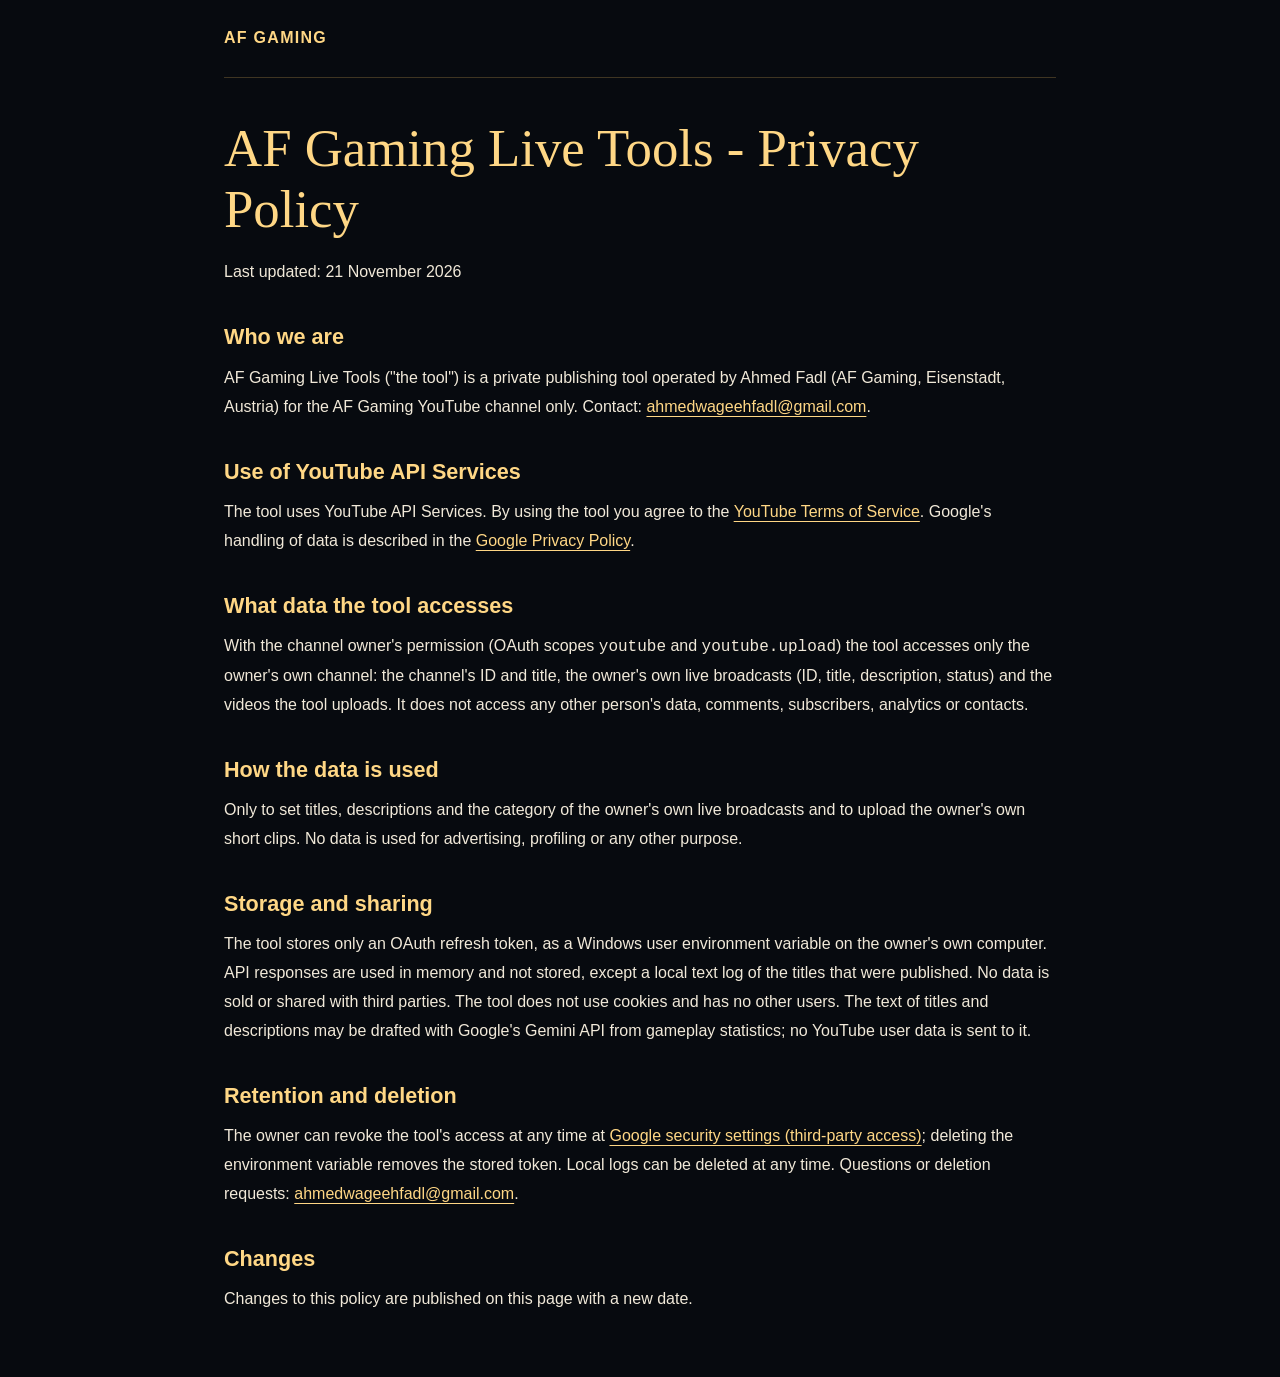
<file: live-tools/privacy/index.html>
<!doctype html><html lang="en"><head><meta charset="utf-8"><meta name="viewport" content="width=device-width,initial-scale=1">
<title>AF Gaming Live Tools - Privacy Policy | AF Gaming</title><meta name="theme-color" content="#070a0f"><link rel="stylesheet" href="/privacy.css"></head>
<body><header><a href="/">AF GAMING</a></header><main id="content">
<h1>AF Gaming Live Tools - Privacy Policy</h1><p>Last updated: 21 November 2026</p>
<section><h2>Who we are</h2><p>AF Gaming Live Tools ("the tool") is a private publishing tool operated by Ahmed Fadl (AF Gaming, Eisenstadt, Austria)
for the AF Gaming YouTube channel only. Contact: <a href="mailto:ahmedwageehfadl@gmail.com">ahmedwageehfadl@gmail.com</a>.</p></section>
<section><h2>Use of YouTube API Services</h2><p>The tool uses YouTube API Services. By using the tool you agree to the
<a href="https://www.youtube.com/t/terms">YouTube Terms of Service</a>. Google's handling of data is described in the
<a href="http://www.google.com/policies/privacy">Google Privacy Policy</a>.</p></section>
<section><h2>What data the tool accesses</h2><p>With the channel owner's permission (OAuth scopes <code>youtube</code> and <code>youtube.upload</code>)
the tool accesses only the owner's own channel: the channel's ID and title, the owner's own live broadcasts (ID, title, description,
status) and the videos the tool uploads. It does not access any other person's data, comments, subscribers, analytics or contacts.</p></section>
<section><h2>How the data is used</h2><p>Only to set titles, descriptions and the category of the owner's own live broadcasts and to upload the owner's
own short clips. No data is used for advertising, profiling or any other purpose.</p></section>
<section><h2>Storage and sharing</h2><p>The tool stores only an OAuth refresh token, as a Windows user environment variable on the owner's own computer.
API responses are used in memory and not stored, except a local text log of the titles that were published. No data is sold or shared
with third parties. The tool does not use cookies and has no other users. The text of titles and descriptions may be drafted with
Google's Gemini API from gameplay statistics; no YouTube user data is sent to it.</p></section>
<section><h2>Retention and deletion</h2><p>The owner can revoke the tool's access at any time at
<a href="https://security.google.com/settings/security/permissions">Google security settings (third-party access)</a>; deleting the
environment variable removes the stored token. Local logs can be deleted at any time. Questions or deletion requests:
<a href="mailto:ahmedwageehfadl@gmail.com">ahmedwageehfadl@gmail.com</a>.</p></section>
<section><h2>Changes</h2><p>Changes to this policy are published on this page with a new date.</p></section>
</main></body></html>
</file>
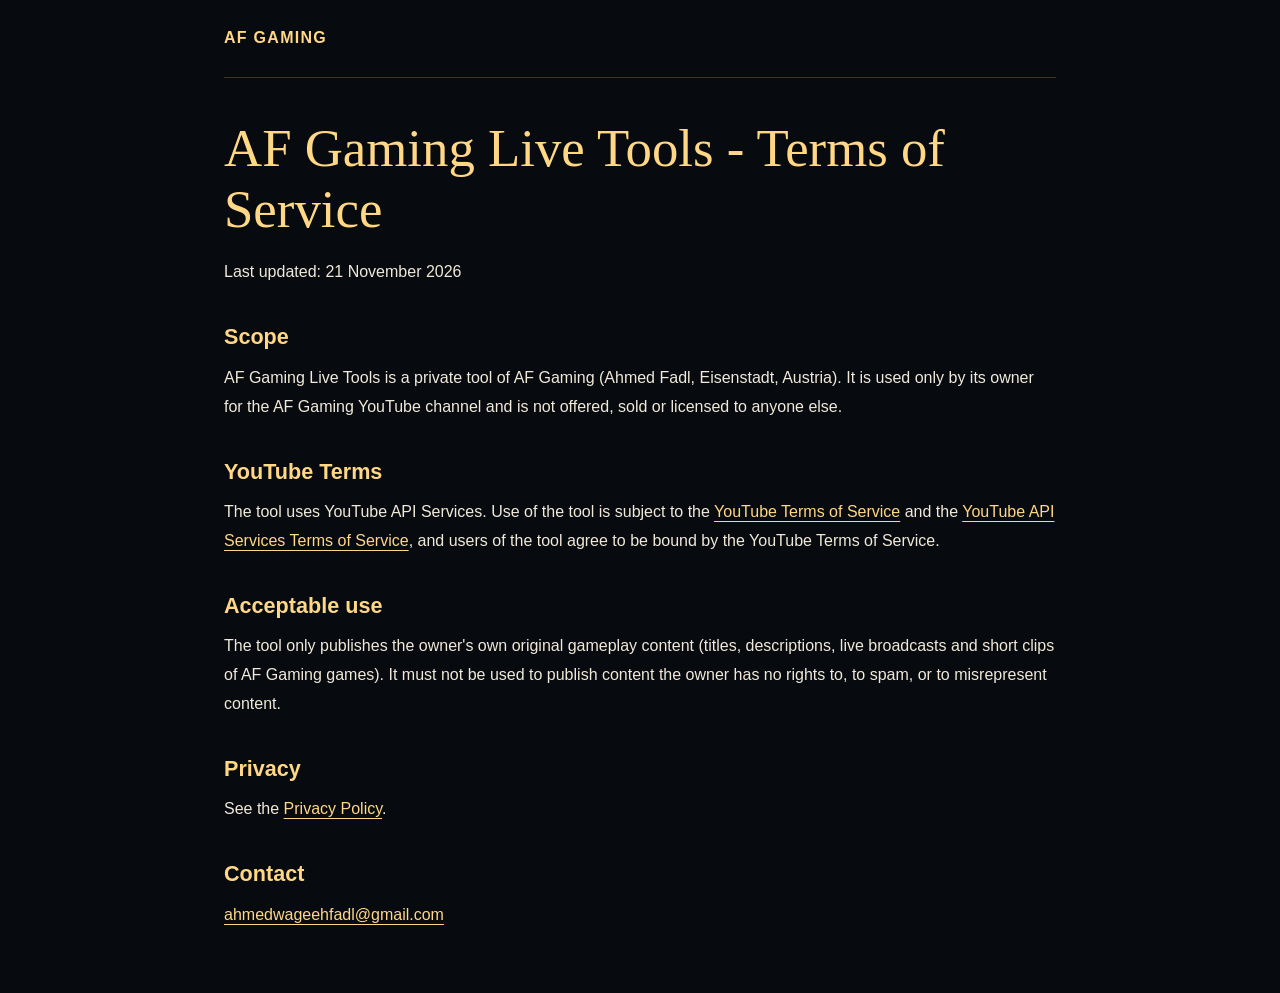
<file: live-tools/terms/index.html>
<!doctype html><html lang="en"><head><meta charset="utf-8"><meta name="viewport" content="width=device-width,initial-scale=1">
<title>AF Gaming Live Tools - Terms of Service | AF Gaming</title><meta name="theme-color" content="#070a0f"><link rel="stylesheet" href="/privacy.css"></head>
<body><header><a href="/">AF GAMING</a></header><main id="content">
<h1>AF Gaming Live Tools - Terms of Service</h1><p>Last updated: 21 November 2026</p>
<section><h2>Scope</h2><p>AF Gaming Live Tools is a private tool of AF Gaming (Ahmed Fadl, Eisenstadt, Austria). It is used only by its owner for the
AF Gaming YouTube channel and is not offered, sold or licensed to anyone else.</p></section>
<section><h2>YouTube Terms</h2><p>The tool uses YouTube API Services. Use of the tool is subject to the
<a href="https://www.youtube.com/t/terms">YouTube Terms of Service</a> and the
<a href="https://developers.google.com/youtube/terms/api-services-terms-of-service">YouTube API Services Terms of Service</a>,
and users of the tool agree to be bound by the YouTube Terms of Service.</p></section>
<section><h2>Acceptable use</h2><p>The tool only publishes the owner's own original gameplay content (titles, descriptions, live broadcasts and short clips of
AF Gaming games). It must not be used to publish content the owner has no rights to, to spam, or to misrepresent content.</p></section>
<section><h2>Privacy</h2><p>See the <a href="/live-tools/privacy/">Privacy Policy</a>.</p></section>
<section><h2>Contact</h2><p><a href="mailto:ahmedwageehfadl@gmail.com">ahmedwageehfadl@gmail.com</a></p></section>
</main></body></html>
</file>
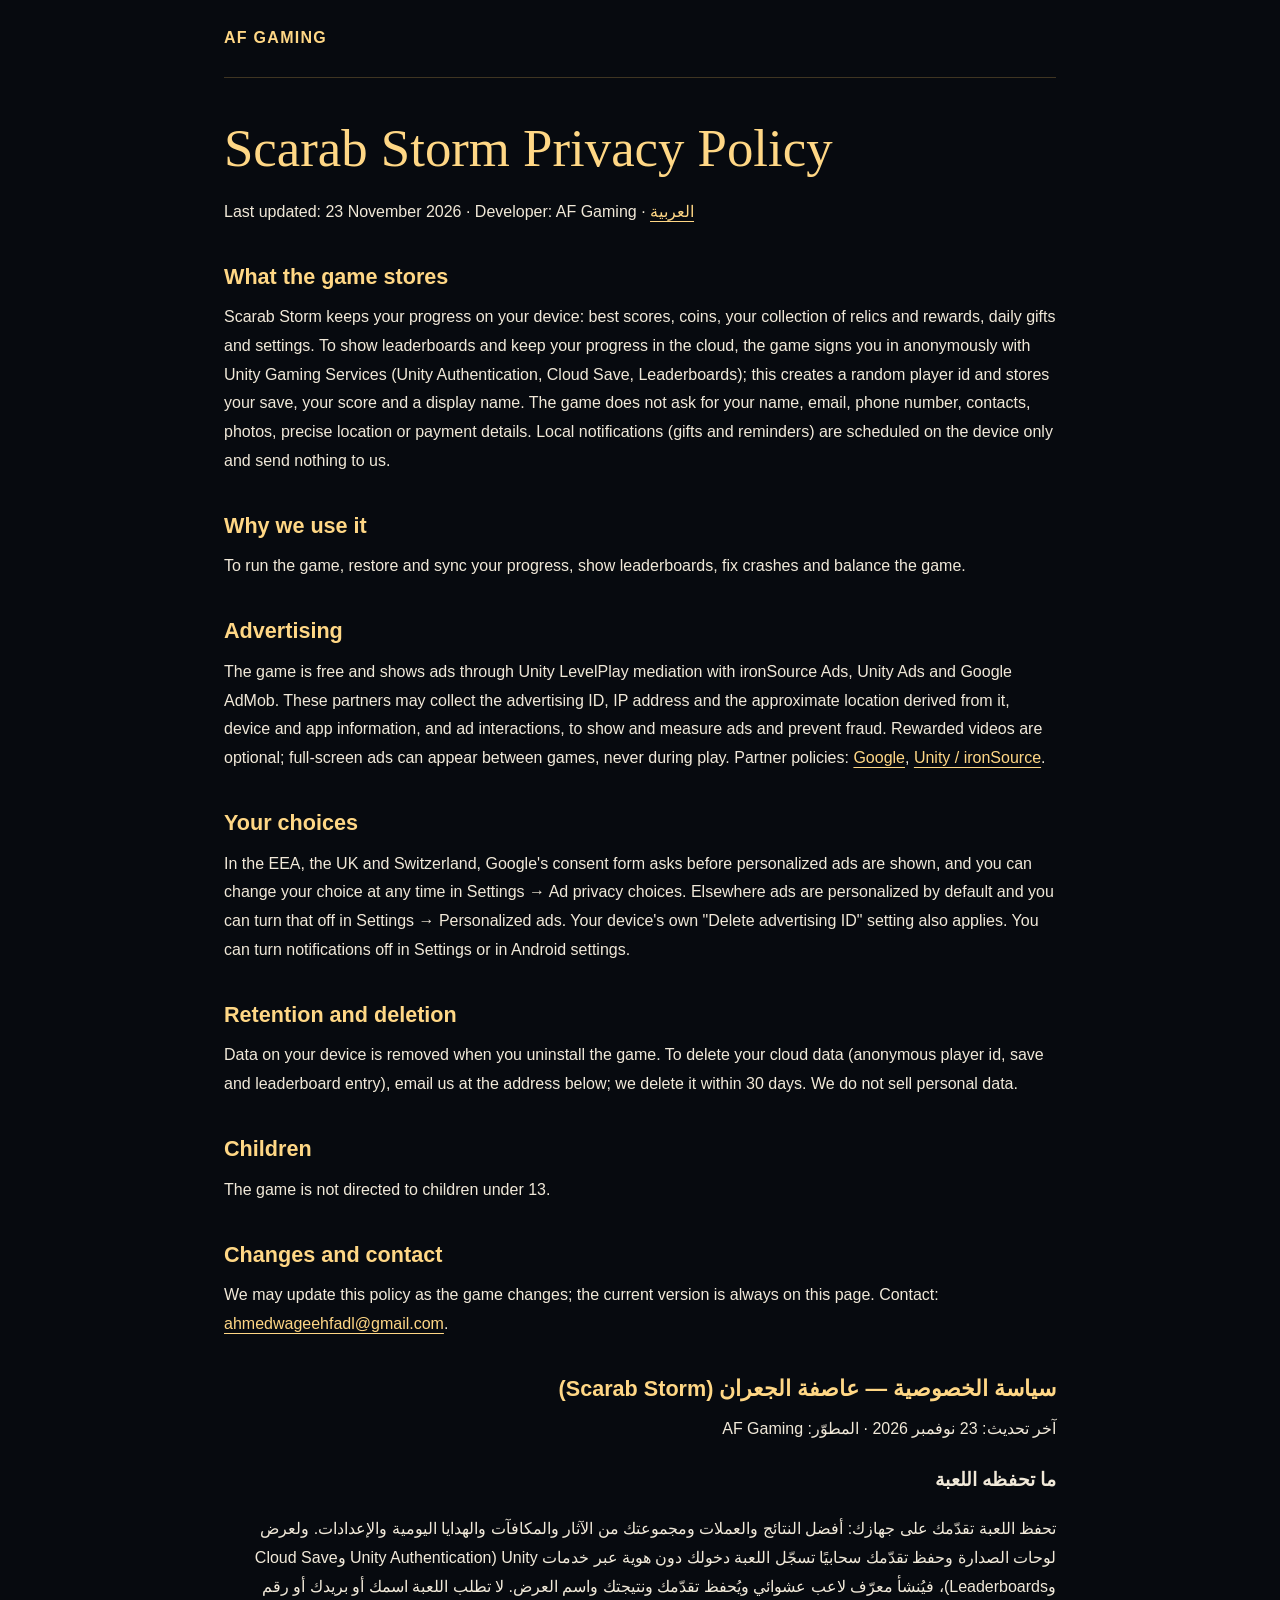
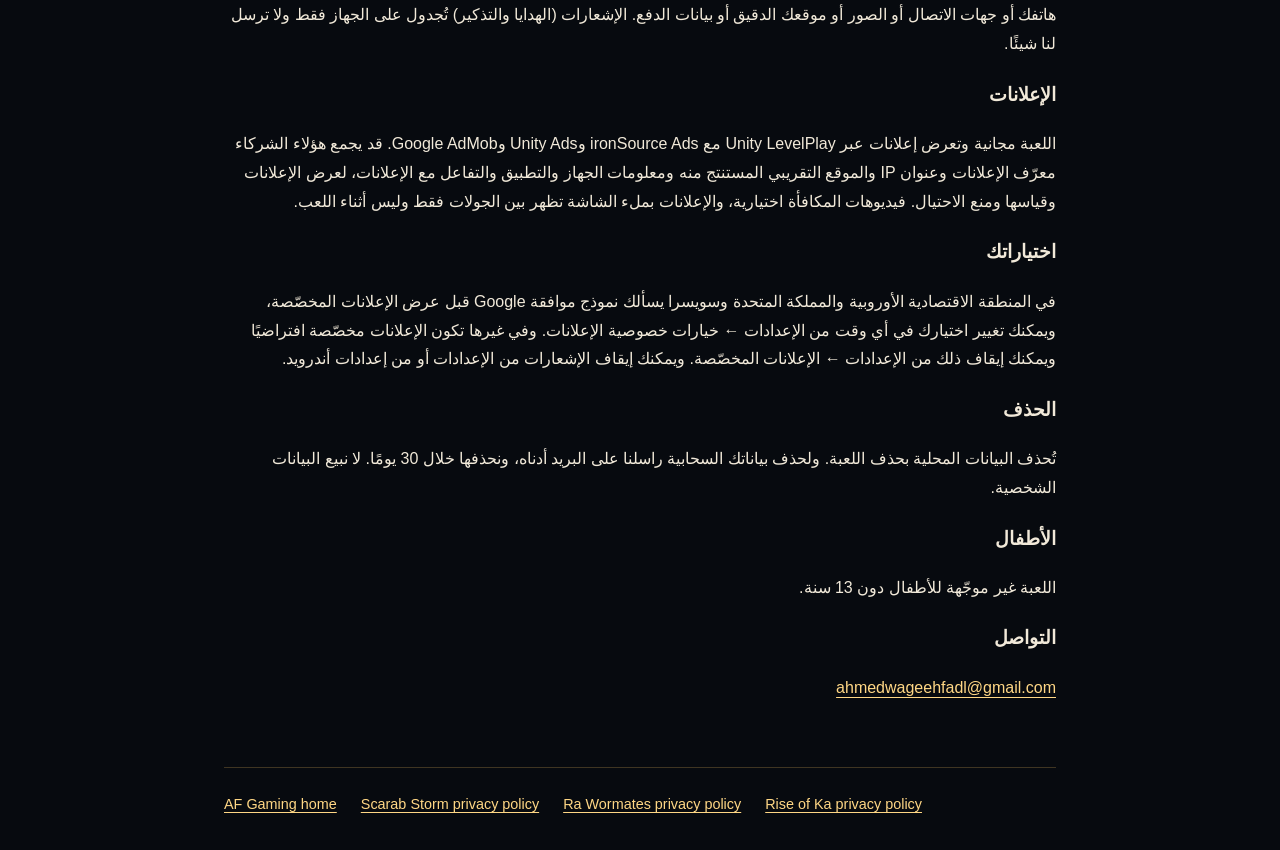
<file: scarab-storm/privacy/index.html>
<!doctype html><html lang="en"><head><meta charset="utf-8"><meta name="viewport" content="width=device-width,initial-scale=1"><title>Scarab Storm Privacy Policy | AF Gaming</title><meta name="description" content="Scarab Storm Privacy Policy — what the game stores, advertising, privacy choices, deletion and contact."><meta name="theme-color" content="#070a0f"><link rel="stylesheet" href="/privacy.css"></head><body><a class="skip" href="#content">Skip to privacy policy</a><header><a href="/">AF GAMING</a></header><main id="content"><h1>Scarab Storm Privacy Policy</h1><p>Last updated: 23 November 2026 · Developer: AF Gaming · <a href="#ar">العربية</a></p>
  <section><h2>What the game stores</h2><p>Scarab Storm keeps your progress on your device: best scores, coins, your collection of relics and rewards, daily gifts and settings. To show leaderboards and keep your progress in the cloud, the game signs you in anonymously with Unity Gaming Services (Unity Authentication, Cloud Save, Leaderboards); this creates a random player id and stores your save, your score and a display name. The game does not ask for your name, email, phone number, contacts, photos, precise location or payment details. Local notifications (gifts and reminders) are scheduled on the device only and send nothing to us.</p></section>
  <section><h2>Why we use it</h2><p>To run the game, restore and sync your progress, show leaderboards, fix crashes and balance the game.</p></section>
  <section><h2>Advertising</h2><p>The game is free and shows ads through Unity LevelPlay mediation with ironSource Ads, Unity Ads and Google AdMob. These partners may collect the advertising ID, IP address and the approximate location derived from it, device and app information, and ad interactions, to show and measure ads and prevent fraud. Rewarded videos are optional; full-screen ads can appear between games, never during play. Partner policies: <a href="https://policies.google.com/technologies/partner-sites">Google</a>, <a href="https://unity.com/legal/game-player-and-app-user-privacy-policy">Unity / ironSource</a>.</p></section>
  <section><h2>Your choices</h2><p>In the EEA, the UK and Switzerland, Google's consent form asks before personalized ads are shown, and you can change your choice at any time in Settings → Ad privacy choices. Elsewhere ads are personalized by default and you can turn that off in Settings → Personalized ads. Your device's own "Delete advertising ID" setting also applies. You can turn notifications off in Settings or in Android settings.</p></section>
  <section><h2>Retention and deletion</h2><p>Data on your device is removed when you uninstall the game. To delete your cloud data (anonymous player id, save and leaderboard entry), email us at the address below; we delete it within 30 days. We do not sell personal data.</p></section>
  <section><h2>Children</h2><p>The game is not directed to children under 13.</p></section>
  <section><h2>Changes and contact</h2><p>We may update this policy as the game changes; the current version is always on this page. Contact: <a href="mailto:ahmedwageehfadl@gmail.com">ahmedwageehfadl@gmail.com</a>.</p></section>

  <section id="ar" dir="rtl" lang="ar"><h2>سياسة الخصوصية — عاصفة الجعران (Scarab Storm)</h2>
  <p>آخر تحديث: 23 نوفمبر 2026 · المطوّر: AF Gaming</p>
  <h3>ما تحفظه اللعبة</h3><p>تحفظ اللعبة تقدّمك على جهازك: أفضل النتائج والعملات ومجموعتك من الآثار والمكافآت والهدايا اليومية والإعدادات. ولعرض لوحات الصدارة وحفظ تقدّمك سحابيًا تسجّل اللعبة دخولك دون هوية عبر خدمات Unity (Unity Authentication وCloud Save وLeaderboards)، فيُنشأ معرّف لاعب عشوائي ويُحفظ تقدّمك ونتيجتك واسم العرض. لا تطلب اللعبة اسمك أو بريدك أو رقم هاتفك أو جهات الاتصال أو الصور أو موقعك الدقيق أو بيانات الدفع. الإشعارات (الهدايا والتذكير) تُجدول على الجهاز فقط ولا ترسل لنا شيئًا.</p>
  <h3>الإعلانات</h3><p>اللعبة مجانية وتعرض إعلانات عبر Unity LevelPlay مع ironSource Ads وUnity Ads وGoogle AdMob. قد يجمع هؤلاء الشركاء معرّف الإعلانات وعنوان IP والموقع التقريبي المستنتج منه ومعلومات الجهاز والتطبيق والتفاعل مع الإعلانات، لعرض الإعلانات وقياسها ومنع الاحتيال. فيديوهات المكافأة اختيارية، والإعلانات بملء الشاشة تظهر بين الجولات فقط وليس أثناء اللعب.</p>
  <h3>اختياراتك</h3><p>في المنطقة الاقتصادية الأوروبية والمملكة المتحدة وسويسرا يسألك نموذج موافقة Google قبل عرض الإعلانات المخصّصة، ويمكنك تغيير اختيارك في أي وقت من الإعدادات ← خيارات خصوصية الإعلانات. وفي غيرها تكون الإعلانات مخصّصة افتراضيًا ويمكنك إيقاف ذلك من الإعدادات ← الإعلانات المخصّصة. ويمكنك إيقاف الإشعارات من الإعدادات أو من إعدادات أندرويد.</p>
  <h3>الحذف</h3><p>تُحذف البيانات المحلية بحذف اللعبة. ولحذف بياناتك السحابية راسلنا على البريد أدناه، ونحذفها خلال 30 يومًا. لا نبيع البيانات الشخصية.</p>
  <h3>الأطفال</h3><p>اللعبة غير موجّهة للأطفال دون 13 سنة.</p>
  <h3>التواصل</h3><p><a href="mailto:ahmedwageehfadl@gmail.com">ahmedwageehfadl@gmail.com</a></p></section>
</main><footer><nav aria-label="Privacy policies"><a href="/">AF Gaming home</a><a href="/scarab-storm/privacy/">Scarab Storm privacy policy</a><a href="/ra-wormates/privacy/">Ra Wormates privacy policy</a><a href="/rise-of-ka/privacy/">Rise of Ka privacy policy</a></nav></footer></body></html>
</file>
<file: privacy.css>
:root{color-scheme:dark}*{box-sizing:border-box}body{margin:0;background:#070a0f;color:#f1e9d9;font:1rem/1.8 Inter,ui-sans-serif,-apple-system,BlinkMacSystemFont,"Segoe UI",sans-serif}a{color:#ffd785;text-underline-offset:.22em;overflow-wrap:anywhere}a:hover{color:#29d9d2}:focus-visible{outline:2px solid #29d9d2;outline-offset:5px}header,main,footer{width:min(100% - 2.5rem,52rem);margin:auto}header{padding:1.5rem 0;border-bottom:1px solid #e7b55b40}header a{font-weight:800;letter-spacing:.08em;text-decoration:none}main{padding:2.5rem 0 3rem;overflow-wrap:anywhere}h1{font:400 clamp(2rem,5vw,3.3rem)/1.15 Georgia,serif;color:#ffd785;margin:0 0 1.2rem}h2{font-size:1.35rem;line-height:1.4;color:#ffd785;margin:2.2rem 0 .7rem}p{margin:0 0 1rem}ul{padding-left:1.5rem}li{margin:.35rem 0}footer{border-top:1px solid #e7b55b40;padding:1.5rem 0 2rem;font-size:.9rem}footer nav{display:flex;flex-wrap:wrap;gap:.7rem 1.5rem}.skip{position:absolute;top:-5rem;padding:.5rem;background:#070a0f}.skip:focus{top:.5rem}
</file>
